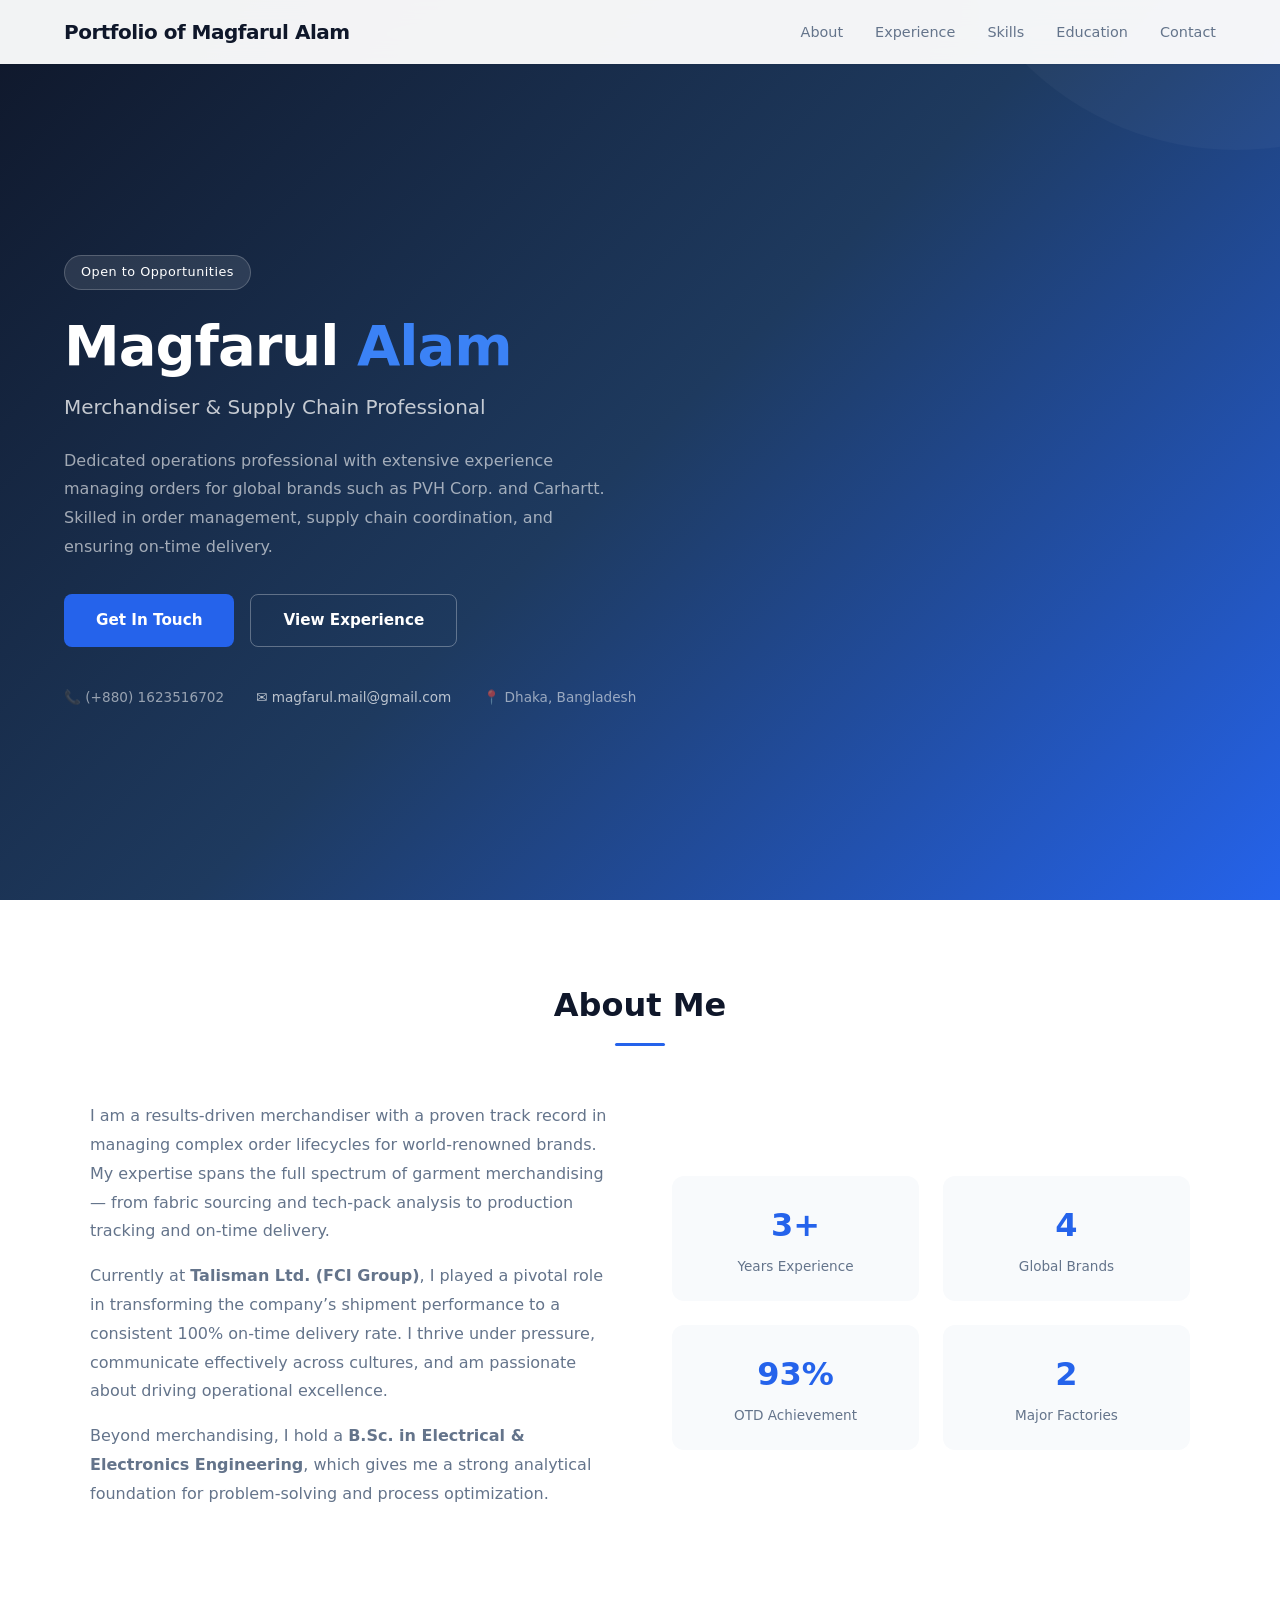
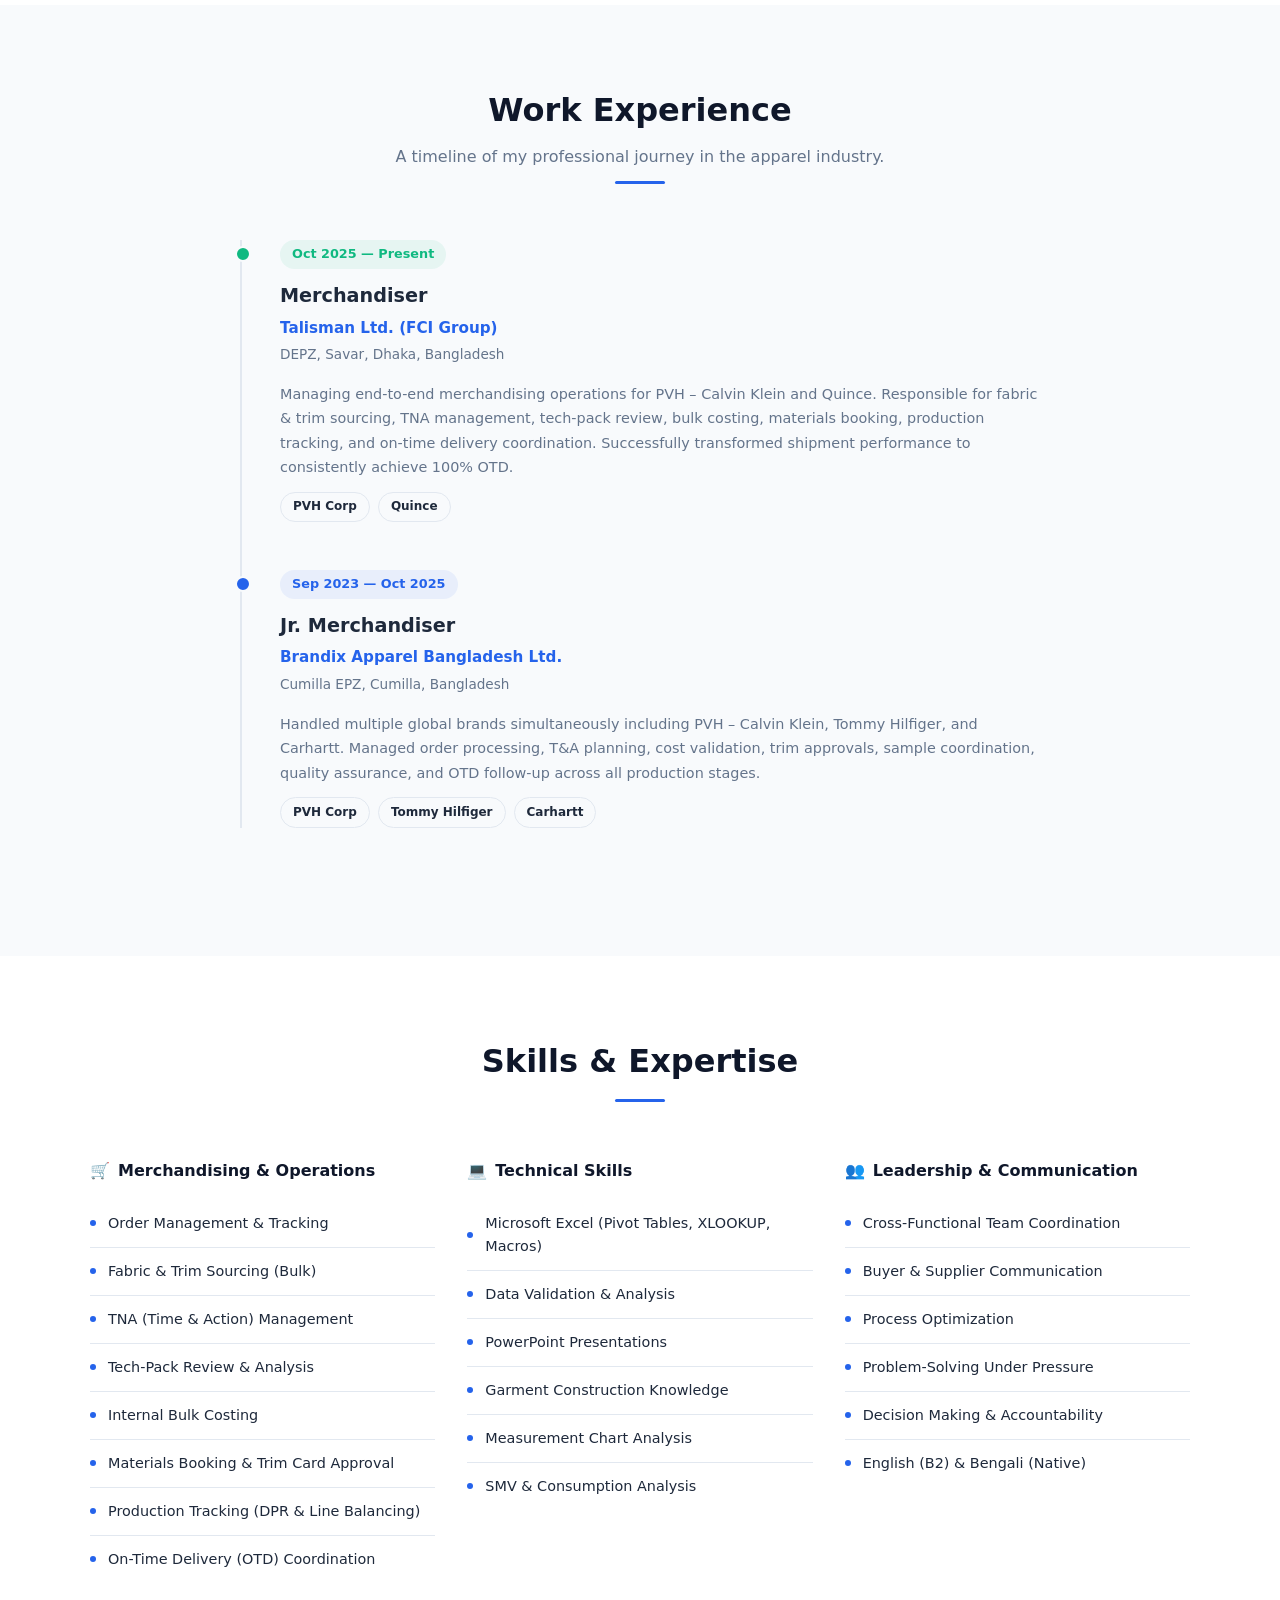
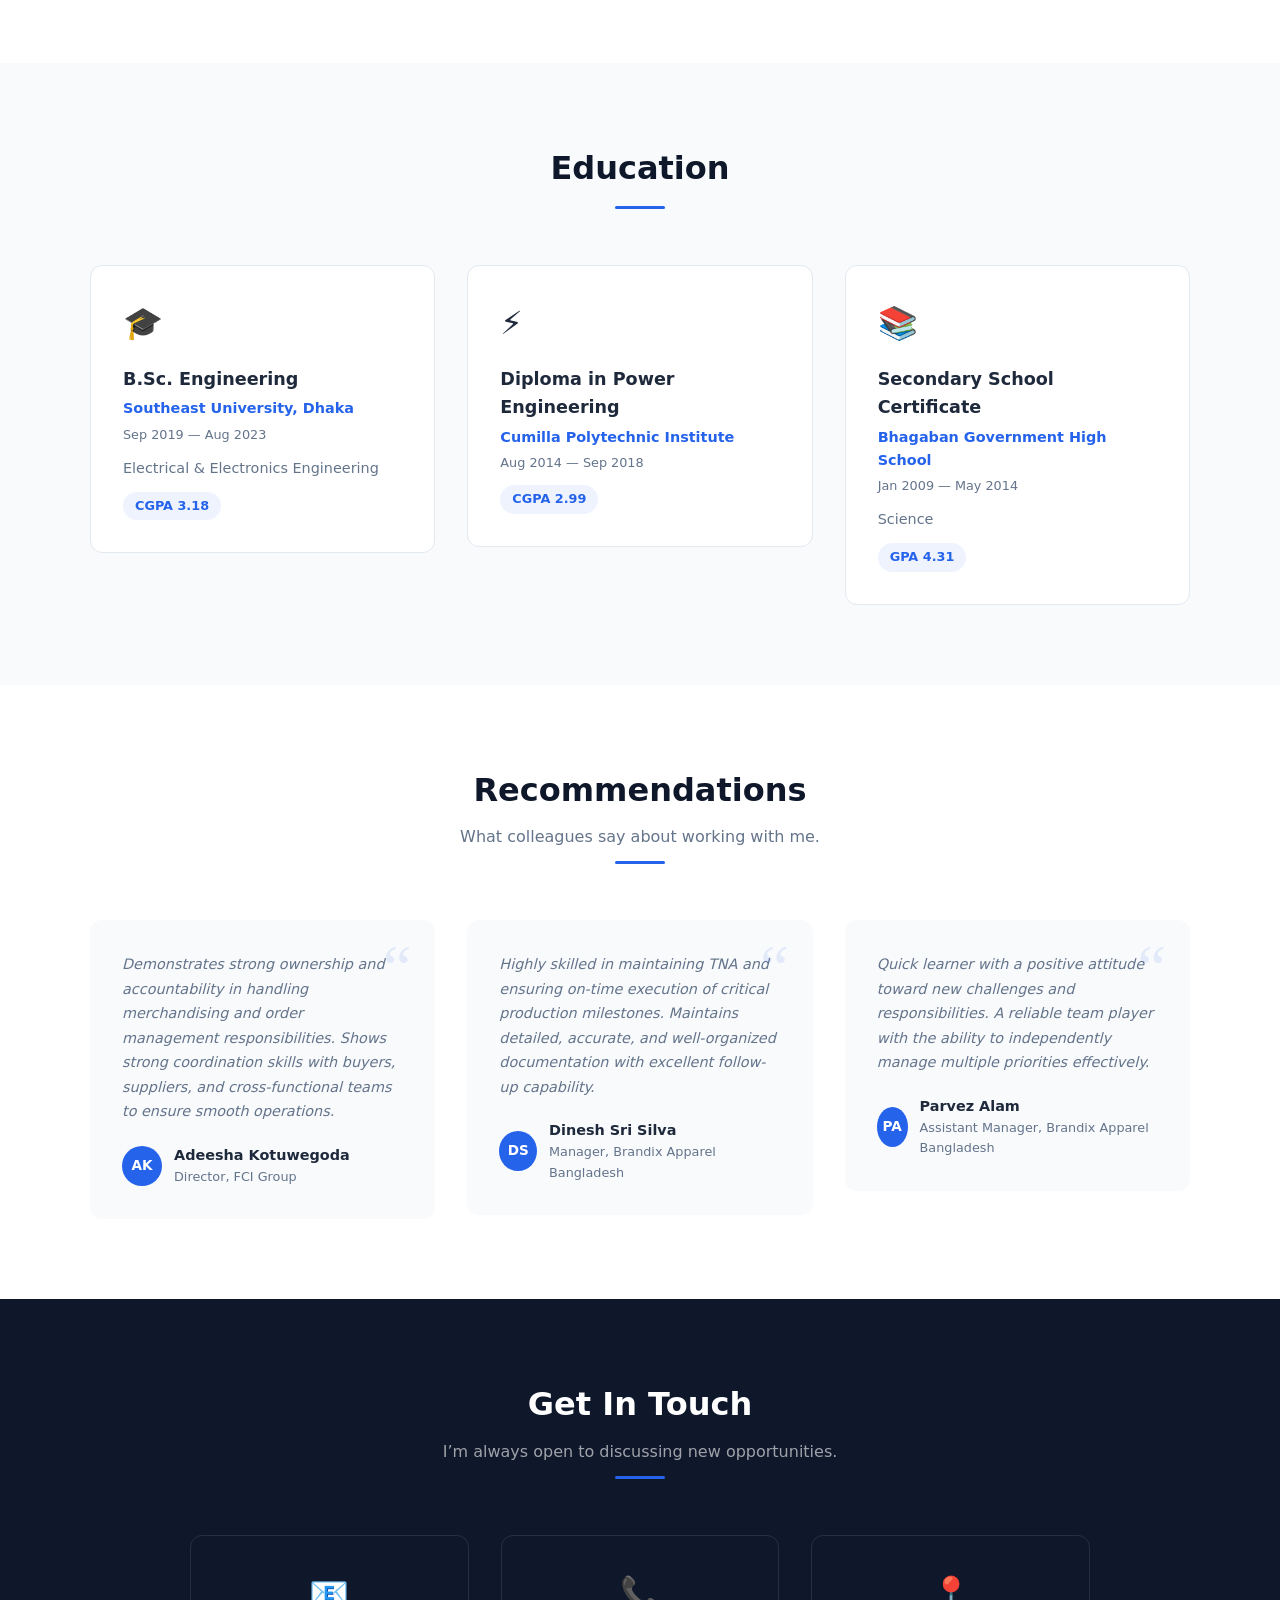
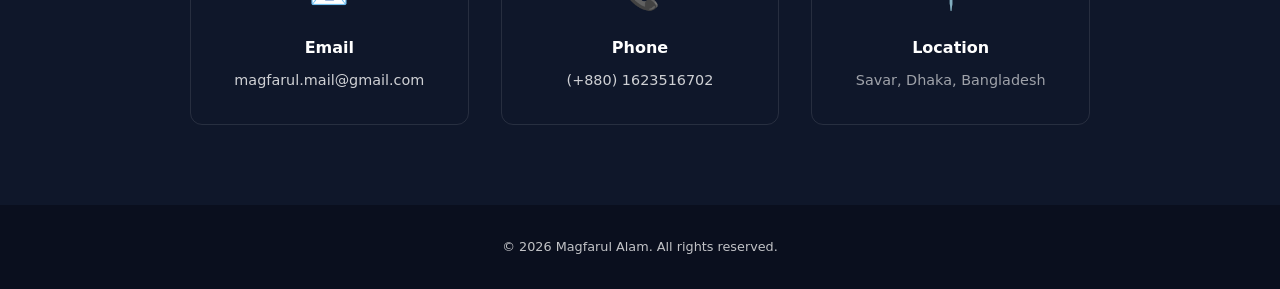
<file: index.html>
<!DOCTYPE html><html lang="en"><head><meta charSet="utf-8"/><meta name="viewport" content="width=device-width, initial-scale=1"/><link rel="stylesheet" href="/_next/static/chunks/17c5vz2hgf1za.css" data-precedence="next"/><link rel="preload" as="script" fetchPriority="low" href="/_next/static/chunks/3l04zcqx63h3y.js"/><script src="/_next/static/chunks/2m912stn0vfa6.js" async=""></script><script src="/_next/static/chunks/1mh6a-0e61pyc.js" async=""></script><script src="/_next/static/chunks/turbopack-0lalso72z2cic.js" async=""></script><script src="/_next/static/chunks/2-p3iyanco-a4.js" async=""></script><script src="/_next/static/chunks/2b5a0k-bgurxd.js" async=""></script><title>Magfarul Alam — Merchandiser &amp; Supply Chain Professional | Portfolio</title><meta name="description" content="Portfolio of Magfarul Alam, a Merchandiser and Supply Chain Professional based in Dhaka, Bangladesh, managing orders for global brands such as PVH Corp., Quince, and Carhartt with a 100% on-time delivery record."/><meta name="author" content="Magfarul Alam"/><meta name="keywords" content="Magfarul Alam, Merchandiser, Supply Chain, Apparel, Garment, PVH, Calvin Klein, Carhartt, Dhaka, Bangladesh, Portfolio"/><meta name="robots" content="index, follow"/><meta name="google-site-verification" content="y4-k1LCD3ntrC7n5FQMbT889iBROhArO6gyXGXMWMNg"/><link rel="canonical" href="https://magfarul.vercel.app/"/><meta property="og:title" content="Magfarul Alam — Merchandiser &amp; Supply Chain Professional"/><meta property="og:description" content="Results-driven merchandiser managing orders for global brands with 100% on-time delivery achievement."/><meta property="og:url" content="https://magfarul.vercel.app/"/><meta property="og:type" content="website"/><meta name="twitter:card" content="summary"/><meta name="twitter:title" content="Magfarul Alam — Merchandiser &amp; Supply Chain Professional"/><meta name="twitter:description" content="Results-driven merchandiser managing orders for global brands with 100% on-time delivery achievement."/><link rel="icon" href="/icon.svg?icon.28j9p45wyeueg.svg" sizes="any" type="image/svg+xml"/><script src="/_next/static/chunks/0cz1d0mv5g_q7.js" noModule=""></script></head><body><div hidden=""><!--$--><!--/$--></div><nav class="navbar "><a class="logo" href="#">Portfolio of Magfarul Alam</a><button class="nav-toggle " aria-label="Toggle navigation" aria-expanded="false"><span class="bar"></span><span class="bar"></span><span class="bar"></span></button><div class="nav-overlay "></div><ul class="nav-menu "><li><a href="#about" class="">About</a></li><li><a href="#experience" class="">Experience</a></li><li><a href="#skills" class="">Skills</a></li><li><a href="#education" class="">Education</a></li><li><a href="#contact" class="">Contact</a></li></ul></nav><main><section class="hero"><div class="hero-inner"><div class="hero-content"><div class="hero-badge">Open to Opportunities</div><h1>Magfarul <span>Alam</span></h1><p class="subtitle">Merchandiser &amp; Supply Chain Professional</p><p class="bio">Dedicated operations professional with extensive experience managing orders for global brands such as PVH Corp. and Carhartt. Skilled in order management, supply chain coordination, and ensuring on-time delivery.</p><div class="hero-btns"><a href="#contact" class="btn btn-primary">Get In Touch</a><a href="#experience" class="btn btn-outline">View Experience</a></div><div class="hero-contact"><span>📞 (+880) 1623516702</span><a href="mailto:magfarul.mail@gmail.com">✉ magfarul.mail@gmail.com</a><span>📍 Dhaka, Bangladesh</span></div></div></div></section><section class="about container" id="about"><div class="section-header"><h2>About Me</h2><div class="underline"></div></div><div class="about-grid"><div class="fade-in-left  "><div class="about-text"><p>I am a results-driven merchandiser with a proven track record in managing complex order lifecycles for world-renowned brands. My expertise spans the full spectrum of garment merchandising — from fabric sourcing and tech-pack analysis to production tracking and on-time delivery.</p><p>Currently at <strong>Talisman Ltd. (FCI Group)</strong>, I played a pivotal role in transforming the company’s shipment performance to a consistent 100% on-time delivery rate. I thrive under pressure, communicate effectively across cultures, and am passionate about driving operational excellence.</p><p>Beyond merchandising, I hold a <strong>B.Sc. in Electrical &amp; Electronics Engineering</strong>, which gives me a strong analytical foundation for problem-solving and process optimization.</p></div></div><div class="fade-in-right  "><div class="about-stats"><div class="stat-card"><div class="number">0<!-- -->+</div><div class="label">Years Experience</div></div><div class="stat-card"><div class="number">0</div><div class="label">Global Brands</div></div><div class="stat-card"><div class="number">0<!-- -->%</div><div class="label">OTD Achievement</div></div><div class="stat-card"><div class="number">0</div><div class="label">Major Factories</div></div></div></div></div></section><section class="experience container" id="experience"><div class="section-header"><h2>Work Experience</h2><p>A timeline of my professional journey in the apparel industry.</p><div class="underline"></div></div><div class="timeline"><div class="fade-in  "><div class="timeline-item current"><div class="timeline-date">Oct 2025 — Present</div><h3>Merchandiser</h3><div class="company">Talisman Ltd. (FCI Group)</div><div class="location">DEPZ, Savar, Dhaka, Bangladesh</div><p>Managing end-to-end merchandising operations for PVH – Calvin Klein and Quince. Responsible for fabric &amp; trim sourcing, TNA management, tech-pack review, bulk costing, materials booking, production tracking, and on-time delivery coordination. Successfully transformed shipment performance to consistently achieve 100% OTD.</p><div class="brand-tags"><span class="brand-tag">PVH Corp</span><span class="brand-tag">Quince</span></div></div></div><div class="fade-in  "><div class="timeline-item "><div class="timeline-date">Sep 2023 — Oct 2025</div><h3>Jr. Merchandiser</h3><div class="company">Brandix Apparel Bangladesh Ltd.</div><div class="location">Cumilla EPZ, Cumilla, Bangladesh</div><p>Handled multiple global brands simultaneously including PVH – Calvin Klein, Tommy Hilfiger, and Carhartt. Managed order processing, T&amp;A planning, cost validation, trim approvals, sample coordination, quality assurance, and OTD follow-up across all production stages.</p><div class="brand-tags"><span class="brand-tag">PVH Corp</span><span class="brand-tag">Tommy Hilfiger</span><span class="brand-tag">Carhartt</span></div></div></div></div></section><section class="skills container" id="skills"><div class="section-header"><h2>Skills &amp; Expertise</h2><div class="underline"></div></div><div class="skills-grid"><div class="fade-in  "><div class="skill-category"><h3><span>&#128722;</span><span>Merchandising &amp; Operations</span></h3><ul class="skill-list"><li><span class="skill-dot"></span><span>Order Management &amp; Tracking</span></li><li><span class="skill-dot"></span><span>Fabric &amp; Trim Sourcing (Bulk)</span></li><li><span class="skill-dot"></span><span>TNA (Time &amp; Action) Management</span></li><li><span class="skill-dot"></span><span>Tech-Pack Review &amp; Analysis</span></li><li><span class="skill-dot"></span><span>Internal Bulk Costing</span></li><li><span class="skill-dot"></span><span>Materials Booking &amp; Trim Card Approval</span></li><li><span class="skill-dot"></span><span>Production Tracking (DPR &amp; Line Balancing)</span></li><li><span class="skill-dot"></span><span>On-Time Delivery (OTD) Coordination</span></li></ul></div></div><div class="fade-in  "><div class="skill-category"><h3><span>&#128187;</span><span>Technical Skills</span></h3><ul class="skill-list"><li><span class="skill-dot"></span><span>Microsoft Excel (Pivot Tables, XLOOKUP, Macros)</span></li><li><span class="skill-dot"></span><span>Data Validation &amp; Analysis</span></li><li><span class="skill-dot"></span><span>PowerPoint Presentations</span></li><li><span class="skill-dot"></span><span>Garment Construction Knowledge</span></li><li><span class="skill-dot"></span><span>Measurement Chart Analysis</span></li><li><span class="skill-dot"></span><span>SMV &amp; Consumption Analysis</span></li></ul></div></div><div class="fade-in  "><div class="skill-category"><h3><span>&#128101;</span><span>Leadership &amp; Communication</span></h3><ul class="skill-list"><li><span class="skill-dot"></span><span>Cross-Functional Team Coordination</span></li><li><span class="skill-dot"></span><span>Buyer &amp; Supplier Communication</span></li><li><span class="skill-dot"></span><span>Process Optimization</span></li><li><span class="skill-dot"></span><span>Problem-Solving Under Pressure</span></li><li><span class="skill-dot"></span><span>Decision Making &amp; Accountability</span></li><li><span class="skill-dot"></span><span>English (B2) &amp; Bengali (Native)</span></li></ul></div></div></div></section><section class="education container" id="education"><div class="section-header"><h2>Education</h2><div class="underline"></div></div><div class="edu-grid"><div class="fade-in  "><div class="edu-card"><div class="edu-icon">&#127891;</div><h3>B.Sc. Engineering</h3><div class="school">Southeast University, Dhaka</div><div class="edu-date">Sep 2019 — Aug 2023</div><p style="color:var(--muted);font-size:0.9rem;margin-bottom:0.75rem">Electrical &amp; Electronics Engineering</p><span class="grade">CGPA 3.18</span></div></div><div class="fade-in  "><div class="edu-card"><div class="edu-icon">&#9889;</div><h3>Diploma in Power Engineering</h3><div class="school">Cumilla Polytechnic Institute</div><div class="edu-date">Aug 2014 — Sep 2018</div><span class="grade">CGPA 2.99</span></div></div><div class="fade-in  "><div class="edu-card"><div class="edu-icon">&#128218;</div><h3>Secondary School Certificate</h3><div class="school">Bhagaban Government High School</div><div class="edu-date">Jan 2009 — May 2014</div><p style="color:var(--muted);font-size:0.9rem;margin-bottom:0.75rem">Science</p><span class="grade">GPA 4.31</span></div></div></div></section><section class="recommendations container" id="recommendations"><div class="section-header"><h2>Recommendations</h2><p>What colleagues say about working with me.</p><div class="underline"></div></div><div class="rec-grid"><div class="fade-in  "><div class="rec-card"><p>Demonstrates strong ownership and accountability in handling merchandising and order management responsibilities. Shows strong coordination skills with buyers, suppliers, and cross-functional teams to ensure smooth operations.</p><div class="rec-author"><div class="rec-avatar">AK</div><div><div class="rec-name">Adeesha Kotuwegoda</div><div class="rec-role">Director, FCI Group</div></div></div></div></div><div class="fade-in  "><div class="rec-card"><p>Highly skilled in maintaining TNA and ensuring on-time execution of critical production milestones. Maintains detailed, accurate, and well-organized documentation with excellent follow-up capability.</p><div class="rec-author"><div class="rec-avatar">DS</div><div><div class="rec-name">Dinesh Sri Silva</div><div class="rec-role">Manager, Brandix Apparel Bangladesh</div></div></div></div></div><div class="fade-in  "><div class="rec-card"><p>Quick learner with a positive attitude toward new challenges and responsibilities. A reliable team player with the ability to independently manage multiple priorities effectively.</p><div class="rec-author"><div class="rec-avatar">PA</div><div><div class="rec-name">Parvez Alam</div><div class="rec-role">Assistant Manager, Brandix Apparel Bangladesh</div></div></div></div></div></div></section><section class="contact container" id="contact"><div class="section-header"><h2>Get In Touch</h2><p>I’m always open to discussing new opportunities.</p><div class="underline"></div></div><div class="contact-grid"><div class="fade-in  "><div class="contact-item"><div class="icon">&#128231;</div><h4>Email</h4><p><a href="mailto:magfarul.mail@gmail.com">magfarul.mail@gmail.com</a></p></div></div><div class="fade-in  "><div class="contact-item"><div class="icon">&#128222;</div><h4>Phone</h4><p><a href="tel:+8801623516702">(+880) 1623516702</a></p></div></div><div class="fade-in  "><div class="contact-item"><div class="icon">&#128205;</div><h4>Location</h4><p>Savar, Dhaka, Bangladesh</p></div></div></div></section><!--$--><!--/$--></main><footer class="footer">© 2026 Magfarul Alam. All rights reserved.</footer><button class="back-to-top " aria-label="Back to top">↑</button><script src="/_next/static/chunks/3l04zcqx63h3y.js" id="_R_" async=""></script><script>(self.__next_f=self.__next_f||[]).push([0])</script><script>self.__next_f.push([1,"1:\"$Sreact.fragment\"\n2:I[62319,[\"/_next/static/chunks/2-p3iyanco-a4.js\"],\"default\"]\n3:I[39756,[\"/_next/static/chunks/2-p3iyanco-a4.js\"],\"default\"]\n4:I[37457,[\"/_next/static/chunks/2-p3iyanco-a4.js\"],\"default\"]\n5:I[71691,[\"/_next/static/chunks/2-p3iyanco-a4.js\"],\"default\"]\n6:I[44223,[\"/_next/static/chunks/2-p3iyanco-a4.js\",\"/_next/static/chunks/2b5a0k-bgurxd.js\"],\"default\"]\n10:I[68027,[\"/_next/static/chunks/2-p3iyanco-a4.js\"],\"default\",1]\n:HL[\"/_next/static/chunks/17c5vz2hgf1za.css\",\"style\"]\n0:{\"P\":null,\"c\":[\"\",\"\"],\"q\":\"\",\"i\":false,\"f\":[[[\"\",{\"children\":[\"__PAGE__\",{},\"$undefined\",\"$undefined\",4608]},\"$undefined\",\"$undefined\",4624],[[\"$\",\"$1\",\"c\",{\"children\":[[[\"$\",\"link\",\"0\",{\"rel\":\"stylesheet\",\"href\":\"/_next/static/chunks/17c5vz2hgf1za.css\",\"precedence\":\"next\",\"crossOrigin\":\"$undefined\",\"nonce\":\"$undefined\"}],[\"$\",\"script\",\"script-0\",{\"src\":\"/_next/static/chunks/2-p3iyanco-a4.js\",\"async\":true,\"nonce\":\"$undefined\"}]],[\"$\",\"html\",null,{\"lang\":\"en\",\"children\":[\"$\",\"body\",null,{\"children\":[[\"$\",\"$L2\",null,{}],[\"$\",\"main\",null,{\"children\":[\"$\",\"$L3\",null,{\"parallelRouterKey\":\"children\",\"error\":\"$undefined\",\"errorStyles\":\"$undefined\",\"errorScripts\":\"$undefined\",\"template\":[\"$\",\"$L4\",null,{}],\"templateStyles\":\"$undefined\",\"templateScripts\":\"$undefined\",\"notFound\":[[[\"$\",\"title\",null,{\"children\":\"404: This page could not be found.\"}],[\"$\",\"div\",null,{\"style\":{\"fontFamily\":\"system-ui,\\\"Segoe UI\\\",Roboto,Helvetica,Arial,sans-serif,\\\"Apple Color Emoji\\\",\\\"Segoe UI Emoji\\\"\",\"height\":\"100vh\",\"textAlign\":\"center\",\"display\":\"flex\",\"flexDirection\":\"column\",\"alignItems\":\"center\",\"justifyContent\":\"center\"},\"children\":[\"$\",\"div\",null,{\"children\":[[\"$\",\"style\",null,{\"dangerouslySetInnerHTML\":{\"__html\":\"body{color:#000;background:#fff;margin:0}.next-error-h1{border-right:1px solid rgba(0,0,0,.3)}@media (prefers-color-scheme:dark){body{color:#fff;background:#000}.next-error-h1{border-right:1px solid rgba(255,255,255,.3)}}\"}}],[\"$\",\"h1\",null,{\"className\":\"next-error-h1\",\"style\":{\"display\":\"inline-block\",\"margin\":\"0 20px 0 0\",\"padding\":\"0 23px 0 0\",\"fontSize\":24,\"fontWeight\":500,\"verticalAlign\":\"top\",\"lineHeight\":\"49px\"},\"children\":404}],[\"$\",\"div\",null,{\"style\":{\"display\":\"inline-block\"},\"children\":[\"$\",\"h2\",null,{\"style\":{\"fontSize\":14,\"fontWeight\":400,\"lineHeight\":\"49px\",\"margin\":0},\"children\":\"This page could not be found.\"}]}]]}]}]],[]],\"forbidden\":\"$undefined\",\"unauthorized\":\"$undefined\"}]}],[\"$\",\"footer\",null,{\"className\":\"footer\",\"children\":\"© 2026 Magfarul Alam. All rights reserved.\"}],[\"$\",\"$L5\",null,{}]]}]}]]}],{\"children\":[[\"$\",\"$1\",\"c\",{\"children\":[[[\"$\",\"section\",null,{\"className\":\"hero\",\"children\":[\"$\",\"div\",null,{\"className\":\"hero-inner\",\"children\":[\"$\",\"div\",null,{\"className\":\"hero-content\",\"children\":[[\"$\",\"div\",null,{\"className\":\"hero-badge\",\"children\":\"Open to Opportunities\"}],[\"$\",\"h1\",null,{\"children\":[\"Magfarul \",[\"$\",\"span\",null,{\"children\":\"Alam\"}]]}],[\"$\",\"p\",null,{\"className\":\"subtitle\",\"children\":\"Merchandiser \u0026 Supply Chain Professional\"}],[\"$\",\"p\",null,{\"className\":\"bio\",\"children\":\"Dedicated operations professional with extensive experience managing orders for global brands such as PVH Corp. and Carhartt. Skilled in order management, supply chain coordination, and ensuring on-time delivery.\"}],[\"$\",\"div\",null,{\"className\":\"hero-btns\",\"children\":[[\"$\",\"a\",null,{\"href\":\"#contact\",\"className\":\"btn btn-primary\",\"children\":\"Get In Touch\"}],[\"$\",\"a\",null,{\"href\":\"#experience\",\"className\":\"btn btn-outline\",\"children\":\"View Experience\"}]]}],[\"$\",\"div\",null,{\"className\":\"hero-contact\",\"children\":[[\"$\",\"span\",null,{\"children\":\"📞 (+880) 1623516702\"}],[\"$\",\"a\",null,{\"href\":\"mailto:magfarul.mail@gmail.com\",\"children\":\"✉ magfarul.mail@gmail.com\"}],[\"$\",\"span\",null,{\"children\":\"📍 Dhaka, Bangladesh\"}]]}]]}]}]}],[\"$\",\"section\",null,{\"className\":\"about container\",\"id\":\"about\",\"children\":[[\"$\",\"div\",null,{\"className\":\"section-header\",\"children\":[[\"$\",\"h2\",null,{\"children\":\"About Me\"}],[\"$\",\"div\",null,{\"className\":\"underline\"}]]}],[\"$\",\"div\",null,{\"className\":\"about-grid\",\"children\":[[\"$\",\"$L6\",null,{\"direction\":\"left\",\"children\":[\"$\",\"div\",null,{\"className\":\"about-text\",\"children\":[[\"$\",\"p\",null,{\"children\":\"I am a results-driven merchandiser with a proven track record in managing complex order lifecycles for world-renowned brands. My expertise spans the full spectrum of garment merchandising — from fabric sourcing and tech-pack analysis to production tracking and on-time delivery.\"}],[\"$\",\"p\",null,{\"children\":[\"Currently at \",[\"$\",\"strong\",null,{\"children\":\"Talisman Ltd. (FCI Group)\"}],\", I played a pivotal role in transforming the company’s shipment performance to a consistent 100% on-time delivery rate. I thrive under pressure, communicate effectively across cultures, and am passionate about driving operational excellence.\"]}],[\"$\",\"p\",null,{\"children\":[\"Beyond merchandising, I hold a \",[\"$\",\"strong\",null,{\"children\":\"B.Sc. in Electrical \u0026 Electronics Engineering\"}],\", which gives me a strong analytical foundation for problem-solving and process optimization.\"]}]]}]}],\"$L7\"]}]]}],\"$L8\",\"$L9\",\"$La\",\"$Lb\",\"$Lc\"],[\"$Ld\"],\"$Le\"]}],{},null,false,null]},null,false,null],\"$Lf\",false]],\"m\":\"$undefined\",\"G\":[\"$10\",[\"$L11\"]],\"S\":true,\"h\":null,\"r\":\"$undefined\",\"s\":\"$undefined\",\"a\":\"$undefined\",\"l\":\"$undefined\",\"p\":\"$undefined\",\"d\":\"$undefined\",\"b\":\"2I46-sCmfBd4m5nIXFn96\"}\n12:I[80147,[\"/_next/static/chunks/2-p3iyanco-a4.js\",\"/_next/static/chunks/2b5a0k-bgurxd.js\"],\"default\"]\n17:I[97367,[\"/_next/static/chunks/2-p3iyanco-a4.js\"],\"OutletBoundary\"]\n18:\"$Sreact.suspense\"\n1a:I[97367,[\"/_next/static/chunks/2-p3iyanco-a4.js\"],\"ViewportBoundary\"]\n1c:I[97367,[\"/_next/static/chunks/2-p3iyanco-a4.js\"],\"MetadataBoundary\"]\n7:[\"$\",\"$L6\",null,{\"direction\":\"right\",\"children\":[\"$\",\"div\",null,{\"className\":\"about-stats\",\"children\":[[\"$\",\"div\",\"Years Experience\",{\"className\":\"stat-card\",\"children\":[[\"$\",\"$L12\",null,{\"target\":3,\"suffix\":\"+\"}],[\"$\",\"div\",null,{\"className\":\"label\",\"children\":\"Years Experience\"}]]}],[\"$\",\"div\",\"Global Brands\",{\"className\":\"stat-card\",\"children\":[[\"$\",\"$L12\",null,{\"target\":4,\"suffix\":\"\"}],[\"$\",\"div\",null,{\"className\":\"label\",\"children\":\"Global Brands\"}]]}],[\"$\",\"div\",\"OTD Achievement\",{\"className\":\"stat-card\",\"children\":[[\"$\",\"$L12\",null,{\"target\":100,\"suffix\":\"%\"}],[\"$\",\"div\",null,{\"className\":\"label\",\"children\":\"OTD Achievement\"}]]}],[\"$\",\"div\",\"Major Factories\",{\"className\":\"stat-card\",\"children\":[[\"$\",\"$L12\",null,{\"target\":2,\"suffix\":\"\"}],[\"$\",\"div\",null,{\"className\":\"label\",\"children\":\"Major Factories\"}]]}]]}]}]\n8:[\"$\",\"section\",null,{\"className\":\"experience container\",\"id\":\"experience\",\"children\":[[\"$\",\"div\",null,{\"className\":\"section-header\",\"children\":[[\"$\",\"h2\",null,{\"children\":\"Work Experience\"}],[\"$\",\"p\",null,{\"children\":\"A timeline of my professional journey in the apparel industry.\"}],[\"$\",\"div\",null,{\"className\":\"underline\"}]]}],[\"$\",\"div\",null,{\"className\":\"timeline\",\"children\":[[\"$\",\"$L6\",\"Talisman Ltd. (FCI Group)\",{\"children\":[\"$\",\"div\",null,{\"className\":\"timeline-item current\",\"children\":[[\"$\",\"div\",null,{\"className\":\"timeline-date\",\"children\":\"Oct 2025 — Present\"}],[\"$\",\"h3\",null,{\"children\":\"Merchandiser\"}],[\"$\",\"div\",null,{\"className\":\"company\",\"children\":\"Talisman Ltd. (FCI Group)\"}],[\"$\",\"div\",null,{\"className\":\"location\",\"children\":\"DEPZ, Savar, Dhaka, Bangladesh\"}],[\"$\",\"p\",null,{\"children\":\"Managing end-to-end merchandising operations for PVH – Calvin Klein and Quince. Responsible for fabric \u0026 trim sourcing, TNA management, tech-pack review, bulk costing, materials booking, production tracking, and on-time delivery coordination. Successfully transformed shipment performance to consistently achieve 100% OTD.\"}],[\"$\",\"div\",null,{\"className\":\"brand-tags\",\"children\":[[\"$\",\"span\",\"PVH Corp\",{\"className\":\"brand-tag\",\"children\":\"PVH Corp\"}],[\"$\",\"span\",\"Quince\",{\"className\":\"brand-tag\",\"children\":\"Quince\"}]]}]]}]}],[\"$\",\"$L6\",\"Brandix Apparel Bangladesh Ltd.\",{\"children\":[\"$\",\"div\",null,{\"className\":\"timeline-item \",\"children\":[[\"$\",\"div\",null,{\"className\":\"timeline-date\",\"children\":\"Sep 2023 — Oct 2025\"}],[\"$\",\"h3\",null,{\"children\":\"Jr. Merchandiser\"}],[\"$\",\"div\",null,{\"className\":\"company\",\"children\":\"Brandix Apparel Bangladesh Ltd.\"}],[\"$\",\"div\",null,{\"className\":\"location\",\"children\":\"Cumilla EPZ, Cumilla, Bangladesh\"}],[\"$\",\"p\",null,{\"children\":\"Handled multiple global brands simultaneously including PVH – Calvin Klein, Tommy Hilfiger, and Carhartt. Managed order processing, T\u0026A planning, cost validation, trim approvals, sample coordination, quality assurance, and OTD follow-up across all production stages.\"}],[\"$\",\"div\",null,{\"className\":\"brand-tags\",\"children\":[[\"$\",\"span\",\"PVH Corp\",{\"className\":\"brand-tag\",\"children\":\"PVH Corp\"}],[\"$\",\"span\",\"Tommy Hilfiger\",{\"className\":\"brand-tag\",\"children\":\"Tommy Hilfiger\"}],[\"$\",\"span\",\"Carhartt\",{\"className\":\"brand-tag\",\"children\":\"Carhartt\"}]]}]]}]}]]}]]}]\n9:[\"$\",\"section\",null,{\"className\":\"skills container\",\"id\":\"skills\",\"children\":[[\"$\",\"div\",null,{\"className\":\"section-header\",\"children\":[[\"$\",\"h2\",null,{\"children\":\"Skills \u0026 Expertise\"}],[\"$\",\"div\",null,{\"className\":\"underline\"}]]}],[\"$\",\"div\",null,{\"className\":\"skills-grid\",\"children\":[[\"$\",\"$L6\",\"Merchandising \u0026amp; Operations\",{\"children\":[\"$\",\"div\",null,{\"className\":\"skill-category\",\"children\":[[\"$\",\"h3\",null,{\"children\":[[\"$\",\"span\",null,{\"dangerouslySetInnerHTML\":{\"__html\":\"\u0026#128722;\"}}],[\"$\",\"span\",null,{\"dangerouslySetInnerHTML\":{\"__html\":\"Merchandising \u0026amp; Operations\"}}]]}],[\"$\",\"ul\",null,{\"className\":\"skill-list\",\"children\":[[\"$\",\"li\",\"Order Management \u0026amp; Tracking\",{\"children\":[[\"$\",\"span\",null,{\"className\":\"skill-dot\"}],[\"$\",\"span\",null,{\"dangerouslySetInnerHTML\":{\"__html\":\"Order Management \u0026amp; Tracking\"}}]]}],[\"$\",\"li\",\"Fabric \u0026amp; Trim Sourcing (Bulk)\",{\"children\":[[\"$\",\"span\",null,{\"className\":\"skill-dot\"}],[\"$\",\"span\",null,{\"dangerouslySetInnerHTML\":{\"__html\":\"Fabric \u0026amp; Trim Sourcing (Bulk)\"}}]]}],[\"$\",\"li\",\"TNA (Time \u0026amp; Action) Management\",{\"children\":[[\"$\",\"span\",null,{\"className\":\"skill-dot\"}],[\"$\",\"span\",null,{\"dangerouslySetInnerHTML\":{\"__html\":\"TNA (Time \u0026amp; Action) Management\"}}]]}],[\"$\",\"li\",\"Tech-Pack Review \u0026amp; Analysis\",{\"children\":[[\"$\",\"span\",null,{\"className\":\"skill-dot\"}],[\"$\",\"span\",null,{\"dangerouslySetInnerHTML\":{\"__html\":\"Tech-Pack Review \u0026amp; Analysis\"}}]]}],[\"$\",\"li\",\"Internal Bulk Costing\",{\"children\":[[\"$\",\"span\",null,{\"className\":\"skill-dot\"}],[\"$\",\"span\",null,{\"dangerouslySetInnerHTML\":{\"__html\":\"Internal Bulk Costing\"}}]]}],[\"$\",\"li\",\"Materials Booking \u0026amp; Trim Card Approval\",{\"children\":[[\"$\",\"span\",null,{\"className\":\"skill-dot\"}],[\"$\",\"span\",null,{\"dangerouslySetInnerHTML\":{\"__html\":\"Materials Booking \u0026amp; Trim Card Approval\"}}]]}],[\"$\",\"li\",\"Production Tracking (DPR \u0026amp; Line Balancing)\",{\"children\":[[\"$\",\"span\",null,{\"className\":\"skill-dot\"}],[\"$\",\"span\",null,{\"dangerouslySetInnerHTML\":{\"__html\":\"Production Tracking (DPR \u0026amp; Line Balancing)\"}}]]}],[\"$\",\"li\",\"On-Time Delivery (OTD) Coordination\",{\"children\":[[\"$\",\"span\",null,{\"className\":\"skill-dot\"}],[\"$\",\"span\",null,{\"dangerouslySetInnerHTML\":{\"__html\":\"On-Time Delivery (OTD) Coordination\"}}]]}]]}]]}]}],[\"$\",\"$L6\",\"Technical Skills\",{\"children\":[\"$\",\"div\",null,{\"className\":\"skill-category\",\"children\":[[\"$\",\"h3\",null,{\"children\":[[\"$\",\"span\",null,{\"dangerouslySetInnerHTML\":{\"__html\":\"\u0026#128187;\"}}],[\"$\",\"span\",null,{\"dangerouslySetInnerHTML\":{\"__html\":\"Technical Skills\"}}]]}],[\"$\",\"ul\",null,{\"className\":\"skill-list\",\"children\":[[\"$\",\"li\",\"Microsoft Excel (Pivot Tables, XLOOKUP, Macros)\",{\"children\":[[\"$\",\"span\",null,{\"className\":\"skill-dot\"}],[\"$\",\"span\",null,{\"dangerouslySetInnerHTML\":{\"__html\":\"Microsoft Excel (Pivot Tables, XLOOKUP, Macros)\"}}]]}],[\"$\",\"li\",\"Data Validation \u0026amp; Analysis\",{\"children\":[[\"$\",\"span\",null,{\"className\":\"skill-dot\"}],[\"$\",\"span\",null,{\"dangerouslySetInnerHTML\":{\"__html\":\"Data Validation \u0026amp; Analysis\"}}]]}],[\"$\",\"li\",\"PowerPoint Presentations\",{\"children\":[[\"$\",\"span\",null,{\"className\":\"skill-dot\"}],[\"$\",\"span\",null,{\"dangerouslySetInnerHTML\":{\"__html\":\"PowerPoint Presentations\"}}]]}],[\"$\",\"li\",\"Garment Construction Knowledge\",{\"children\":[[\"$\",\"span\",null,{\"className\":\"skill-dot\"}],[\"$\",\"span\",null,{\"dangerouslySetInnerHTML\":{\"__html\":\"Garment Construction Knowledge\"}}]]}],[\"$\",\"li\",\"Measurement Chart Analysis\",{\"children\":[[\"$\",\"span\",null,{\"className\":\"skill-dot\"}],[\"$\",\"span\",null,{\"dangerouslySetInnerHTML\":{\"__html\":\"Measurement Chart Analysis\"}}]]}],[\"$\",\"li\",\"SMV \u0026amp; Consumption Analysis\",{\"children\":[[\"$\",\"span\",null,{\"className\":\"skill-dot\"}],[\"$\",\"span\",null,{\"dangerouslySetInnerHTML\":{\"__html\":\"SMV \u0026amp; Consumption Analysis\"}}]]}]]}]]}]}],[\"$\",\"$L6\",\"Leadership \u0026amp; Communication\",{\"children\":[\"$\",\"div\",null,{\"className\":\"skill-category\",\"children\":[[\"$\",\"h3\",null,{\"children\":[[\"$\",\"span\",null,{\"dangerouslySetInnerHTML\":{\"__html\":\"\u0026#128101;\"}}],[\"$\",\"span\",null,{\"dangerouslySetInnerHTML\":{\"__html\":\"Leadership \u0026amp; Communication\"}}]]}],[\"$\",\"ul\",null,{\"className\":\"skill-list\",\"children\":[[\"$\",\"li\",\"Cross-Functional Team Coordination\",{\"children\":[[\"$\",\"span\",null,{\"className\":\"skill-dot\"}],[\"$\",\"span\",null,{\"dangerouslySetInnerHTML\":{\"__html\":\"Cross-Functional Team Coordination\"}}]]}],[\"$\",\"li\",\"Buyer \u0026amp; Supplier Communication\",{\"children\":[[\"$\",\"span\",null,{\"className\":\"skill-dot\"}],[\"$\",\"span\",null,{\"dangerouslySetInnerHTML\":{\"__html\":\"Buyer \u0026amp; Supplier Communication\"}}]]}],\"$L13\",\"$L14\",\"$L15\",\"$L16\"]}]]}]}]]}]]}]\na:[\"$\",\"section\",null,{\"className\":\"education container\",\"id\":\"education\",\"children\":[[\"$\",\"div\",null,{\"className\":\"section-header\",\"children\":[[\"$\",\"h2\",null,{\"children\":\"Education\"}],[\"$\",\"div\",null,{\"className\":\"underline\"}]]}],[\"$\",\"div\",null,{\"className\":\"edu-grid\",\"children\":[[\"$\",\"$L6\",\"B.Sc. Engineering\",{\"children\":[\"$\",\"div\",null,{\"className\":\"edu-card\",\"children\":[[\"$\",\"div\",null,{\"className\":\"edu-icon\",\"dangerouslySetInnerHTML\":{\"__html\":\"\u0026#127891;\"}}],[\"$\",\"h3\",null,{\"children\":\"B.Sc. Engineering\"}],[\"$\",\"div\",null,{\"className\":\"school\",\"children\":\"Southeast University, Dhaka\"}],[\"$\",\"div\",null,{\"className\":\"edu-date\",\"children\":\"Sep 2019 — Aug 2023\"}],[\"$\",\"p\",null,{\"style\":{\"color\":\"var(--muted)\",\"fontSize\":\"0.9rem\",\"marginBottom\":\"0.75rem\"},\"dangerouslySetInnerHTML\":{\"__html\":\"Electrical \u0026amp; Electronics Engineering\"}}],[\"$\",\"span\",null,{\"className\":\"grade\",\"children\":\"CGPA 3.18\"}]]}]}],[\"$\",\"$L6\",\"Diploma in Power Engineering\",{\"children\":[\"$\",\"div\",null,{\"className\":\"edu-card\",\"children\":[[\"$\",\"div\",null,{\"className\":\"edu-icon\",\"dangerouslySetInnerHTML\":{\"__html\":\"\u0026#9889;\"}}],[\"$\",\"h3\",null,{\"children\":\"Diploma in Power Engineering\"}],[\"$\",\"div\",null,{\"className\":\"school\",\"children\":\"Cumilla Polytechnic Institute\"}],[\"$\",\"div\",null,{\"className\":\"edu-date\",\"children\":\"Aug 2014 — Sep 2018\"}],null,[\"$\",\"span\",null,{\"className\":\"grade\",\"children\":\"CGPA 2.99\"}]]}]}],[\"$\",\"$L6\",\"Secondary School Certificate\",{\"children\":[\"$\",\"div\",null,{\"className\":\"edu-card\",\"children\":[[\"$\",\"div\",null,{\"className\":\"edu-icon\",\"dangerouslySetInnerHTML\":{\"__html\":\"\u0026#128218;\"}}],[\"$\",\"h3\",null,{\"children\":\"Secondary School Certificate\"}],[\"$\",\"div\",null,{\"className\":\"school\",\"children\":\"Bhagaban Government High School\"}],[\"$\",\"div\",null,{\"className\":\"edu-date\",\"children\":\"Jan 2009 — May 2014\"}],[\"$\",\"p\",null,{\"style\":{\"color\":\"var(--muted)\",\"fontSize\":\"0.9rem\",\"marginBottom\":\"0.75rem\"},\"dangerouslySetInnerHTML\":{\"__html\":\"Science\"}}],[\"$\",\"span\",null,{\"className\":\"grade\",\"children\":\"GPA 4.31\"}]]}]}]]}]]}]\nb:[\"$\",\"section\",null,{\"className\":\"recommendations container\",\"id\":\"recommendations\",\"children\":[[\"$\",\"div\",null,{\"className\":\"section-header\",\"children\":[[\"$\",\"h2\",null,{\"children\":\"Recommendations\"}],[\"$\",\"p\",null,{\"children\":\"What colleagues say about working with me.\"}],[\"$\",\"div\",null,{\"className\":\"underline\"}]]}],[\"$\",\"div\",null,{\"className\":\"rec-grid\",\"children\":[[\"$\",\"$L6\",\"Adeesha Kotuwegoda\",{\"children\":[\"$\",\"div\",null,{\"className\":\"rec-card\",\"children\":[[\"$\",\"p\",null,{\"children\":\"Demonstrates strong ownership and accountability in handling merchandising and order management responsibilities. Shows strong coordination skills with buyers, suppliers, and cross-functional teams to ensure smooth operations.\"}],[\"$\",\"div\",null,{\"className\":\"rec-author\",\"children\":[[\"$\",\"div\",null,{\"className\":\"rec-avatar\",\"children\":\"AK\"}],[\"$\",\"div\",null,{\"children\":[[\"$\",\"div\",null,{\"className\":\"rec-name\",\"children\":\"Adeesha Kotuwegoda\"}],[\"$\",\"div\",null,{\"className\":\"rec-role\",\"children\":\"Director, FCI Group\"}]]}]]}]]}]}],[\"$\",\"$L6\",\"Dinesh Sri Silva\",{\"children\":[\"$\",\"div\",null,{\"className\":\"rec-card\",\"children\":[[\"$\",\"p\",null,{\"children\":\"Highly skilled in maintaining TNA and ensuring on-time execution of critical production milestones. Maintains detailed, accurate, and well-organized documentation with excellent follow-up capability.\"}],[\"$\",\"div\",null,{\"className\":\"rec-author\",\"children\":[[\"$\",\"div\",null,{\"className\":\"rec-avatar\",\"children\":\"DS\"}],[\"$\",\"div\",null,{\"children\":[[\"$\",\"div\",null,{\"className\":\"rec-name\",\"children\":\"Dinesh Sri Silva\"}],[\"$\",\"div\",null,{\"className\":\"rec-role\",\"children\":\"Manager, Brandix Apparel Bangladesh\"}]]}]]}]]}]}],[\"$\",\"$L6\",\"Parvez Alam\",{\"children\":[\"$\",\"div\",null,{\"className\":\"rec-card\",\"children\":[[\"$\",\"p\",null,{\"children\":\"Quick learner with a positive attitude toward new challenges and responsibilities. A reliable team player with the ability to independently manage multiple priorities effectively.\"}],[\"$\",\"div\",null,{\"className\":\"rec-author\",\"children\":[[\"$\",\"div\",null,{\"className\":\"rec-avatar\",\"children\":\"PA\"}],[\"$\",\"div\",null,{\"children\":[[\"$\",\"div\",null,{\"className\":\"rec-name\",\"children\":\"Parvez Alam\"}],[\"$\",\"div\",null,{\"className\":\"rec-role\",\"children\":\"Assistant Manager, Brandix Apparel Bangladesh\"}]]}]]}]]}]}]]}]]}]\nc:[\"$\",\"section\",null,{\"className\":\"contact container\",\"id\":\"contact\",\"children\":[[\"$\",\"div\",null,{\"className\":\"section-header\",\"children\":[[\"$\",\"h2\",null,{\"children\":\"Get In Touch\"}],[\"$\",\"p\",null,{\"children\":\"I’m always open to discussing new opportunities.\"}],[\"$\",\"div\",null,{\"className\":\"underline\"}]]}],[\"$\",\"div\",null,{\"className\":\"contact-grid\",\"children\":[[\"$\",\"$L6\",\"Email\",{\"children\":[\"$\",\"div\",null,{\"className\":\"contact-item\",\"children\":[[\"$\",\"div\",null,{\"className\":\"icon\",\"dangerouslySetInnerHTML\":{\"__html\":\"\u0026#128231;\"}}],[\"$\",\"h4\",null,{\"children\":\"Email\"}],[\"$\",\"p\",null,{\"children\":[\"$\",\"a\",null,{\"href\":\"mailto:magfarul.mail@gmail.com\",\"children\":\"magfarul.mail@gmail.com\"}]}]]}]}],[\"$\",\"$L6\",\"Phone\",{\"children\":[\"$\",\"div\",null,{\"className\":\"contact-item\",\"children\":[[\"$\",\"div\",null,{\"className\":\"icon\",\"dangerouslySetInnerHTML\":{\"__html\":\"\u0026#128222;\"}}],[\"$\",\"h4\",null,{\"children\":\"Phone\"}],[\"$\",\"p\",null,{\"children\":[\"$\",\"a\",null,{\"href\":\"tel:+8801623516702\",\"children\":\"(+880) 1623516702\"}]}]]}]}],[\"$\",\"$L6\",\"Location\",{\"children\":[\"$\",\"div\",null,{\"className\":\"contact-item\",\"children\":[[\"$\",\"div\",null,{\"className\":\"icon\",\"dangerouslySetInnerHTML\":{\"__html\":\"\u0026#128205;\"}}],[\"$\",\"h4\",null,{\"children\":\"Location\"}],[\"$\",\"p\",null,{\"children\":\"Savar, Dhaka, Bangladesh\"}]]}]}]]}]]}]\nd:[\"$\",\"script\",\"script-0\",{\"src\":\"/_next/static/chunks/2b5a0k-bgurxd.js\",\"async\":true,\"nonce\":\"$undefined\"}]\ne:[\"$\",\"$L17\",null,{\"children\":[\"$\",\"$18\",null,{\"name\":\"Next.MetadataOutlet\",\"children\":\"$@19\"}]}]\nf:[\"$\",\"$1\",\"h\",{\"children\":[null,[\"$\",\"$L1a\",null,{\"children\":\"$L1b\"}],[\"$\",\"div\",null,{\"hidden\":true,\"children\":[\"$\",\"$L1c\",null,{\"children\":[\"$\",\"$18\",null,{\"name\":\"Next.Metadata\",\"children\":\"$L1d\"}]}]}],null]}]\n11:[\"$\",\"link\",\"0\",{\"rel\":\"stylesheet\",\"href\":\"/_next/static/chunks/17c5vz2hgf1za.css\",\"precedence\":\"next\",\"crossOrigin\":\"$undefined\",\"nonce\":\"$undefined\"}]\n13:[\"$\",\"li\",\"Process Optimization\",{\"children\":[[\"$\",\"span\",null,{\"className\":\"skill-dot\"}],[\"$\",\"span\",null,{\"dangerouslySetInnerHTML\":{\"__html\":\"Process Optimization\"}}]]}]\n14:[\"$\",\"li\",\"Problem-Solving Under Pressure\",{\"children\":[[\"$\",\"span\",null,{\"className\":\"skill-dot\"}],[\"$\",\"span\",null,{\"dangerouslySetInnerHTML\":{\"__html\":\"Problem-Solving Under Pressure\"}}]]}]\n15:[\"$\",\"li\",\"Decision Making \u0026amp; Accountability\",{\"children\":[[\"$\",\"span\",null,{\"className\":\"skill-dot\"}],[\"$\",\"span\",null,{\"dangerouslySetInnerHTML\":{\"__html\":\"Decision Making \u0026amp; Accountability\"}}]]}]\n16:[\"$\",\"li\",\"English (B2) \u0026amp; Bengali (Native)\",{\"children\":[[\"$\",\"span\",null,{\"className\":\"skill-dot\"}],[\"$\",\"span\",null,{\"dangerouslySetInnerHTML\":{\"__html\":\"English (B2) \u0026amp; Bengali (Native)\"}}]]}]\n1b:[[\"$\",\"meta\",\"0\",{\"charSet\":\"utf-8\"}],[\"$\",\"meta\",\"1\",{\"name\":\"viewport\",\"content\":\"width=device-width, initial-scale=1\"}]]\n1e:I[27201,[\"/_next/static/chunks/2-p3iyanco-a4.js\"],\"IconMark\"]\n19:null\n1d:[[\"$\",\"title\",\"0\",{\"children\":\"Magfarul Alam — Merchandiser \u0026 Supply Chain Professional | Portfolio\"}],[\"$\",\"meta\",\"1\",{\"name\":\"description\",\"content\":\"Portfolio of Magfarul Alam, a Merchandiser and Supply Chain Professional based in Dhaka, Bangladesh, managing orders for global brands such as PVH Corp., Quince, and Carhartt with a 100% on-time delivery record.\"}],[\"$\",\"meta\",\"2\",{\"name\":\"author\",\"content\":\"Magfarul Alam\"}],[\"$\",\"meta\",\"3\",{\"name\":\"keywords\",\"content\":\"Magfarul Alam, Merchandiser, Supply Chain, Apparel, Garment, PVH, Calvin Klein, Carhartt, Dhaka, Bangladesh, Portfolio\"}],[\"$\",\"meta\",\"4\",{\"name\":\"robots\",\"content\":\"index, follow\"}],[\"$\",\"meta\",\"5\",{\"name\":\"google-site-verification\",\"content\":\"y4-k1LCD3ntrC7n5FQMbT889iBROhArO6gyXGXMWMNg\"}],[\"$\",\"link\",\"6\",{\"rel\":\"canonical\",\"href\":\"https://magfarul.vercel.app/\"}],[\"$\",\"meta\",\"7\",{\"property\":\"og:title\",\"content\":\"Magfarul Alam — Merchandiser \u0026 Supply Chain Professional\"}],[\"$\",\"meta\",\"8\",{\"property\":\"og:description\",\"content\":\"Results-driven merchandiser managing orders for global brands with 100% on-time delivery achievement.\"}],[\"$\",\"meta\",\"9\",{\"property\":\"og:url\",\"content\":\"https://magfarul.vercel.app/\"}],[\"$\",\"meta\",\"10\",{\"property\":\"og:type\",\"content\":\"website\"}],[\"$\",\"meta\",\"11\",{\"name\":\"twitter:card\",\"content\":\"summary\"}],[\"$\",\"meta\",\"12\",{\"name\":\"twitter:title\",\"content\":\"Magfarul Alam — Merchandiser \u0026 Supply Chain Professional\"}],[\"$\",\"meta\",\"13\",{\"name\":\"twitter:description\",\"content\":\"Results-driven merchandiser managing orders for global brands with 100% on-time delivery achievement.\"}],[\"$\",\"link\",\"14\",{\"rel\":\"icon\",\"href\":\"/icon.svg?icon.28j9p45wyeueg.svg\",\"sizes\":\"any\",\"type\":\"image/svg+xml\"}],[\"$\",\"$L1e\",\"15\",{}]]\n"])</script></body></html>
</file>
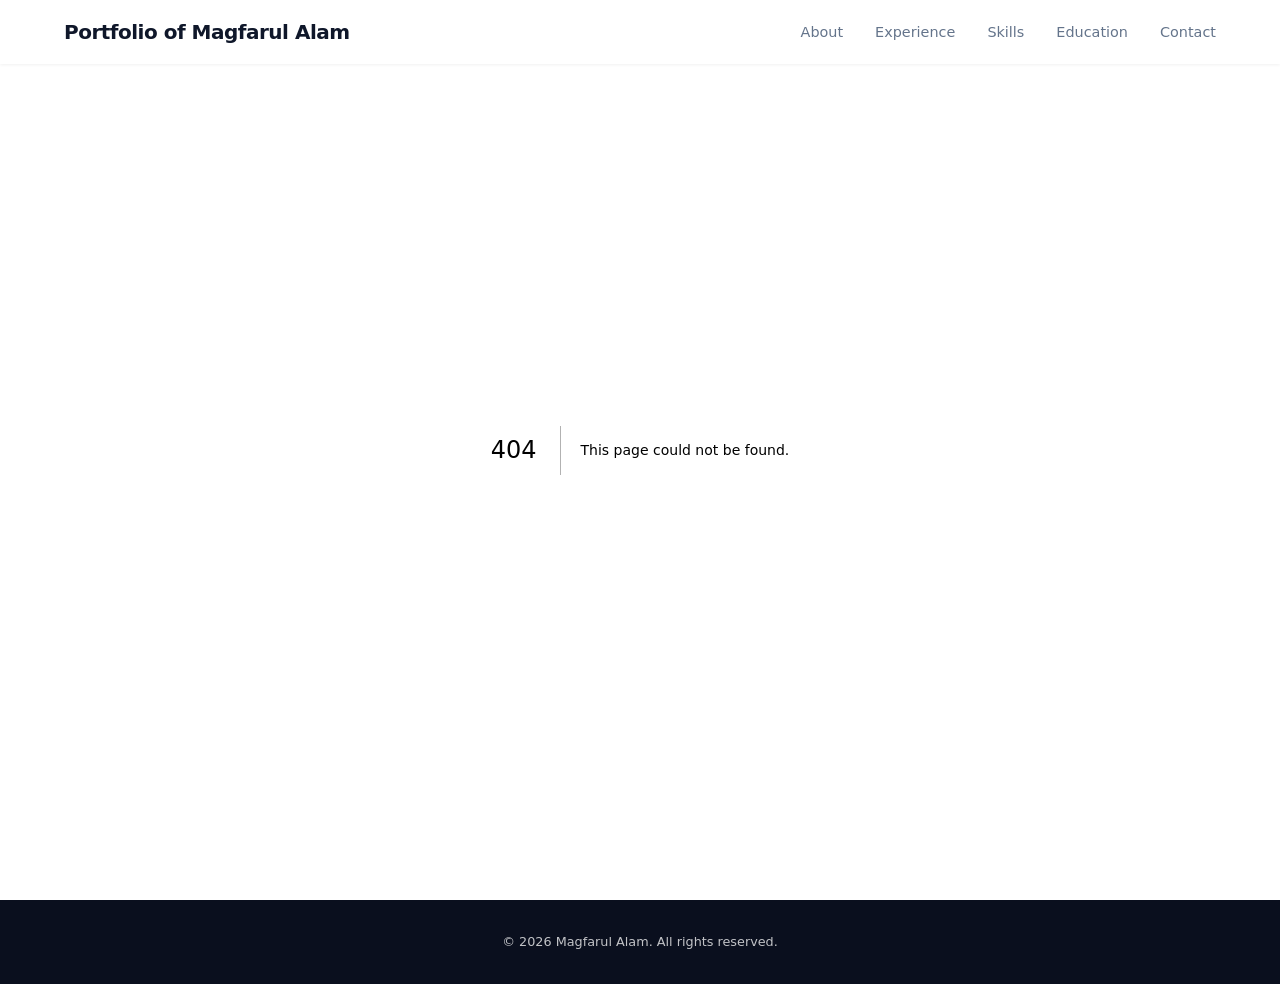
<file: 404/index.html>
<!DOCTYPE html><html lang="en"><head><meta charSet="utf-8"/><meta name="viewport" content="width=device-width, initial-scale=1"/><link rel="stylesheet" href="/_next/static/chunks/17c5vz2hgf1za.css" data-precedence="next"/><link rel="preload" as="script" fetchPriority="low" href="/_next/static/chunks/3l04zcqx63h3y.js"/><script src="/_next/static/chunks/2m912stn0vfa6.js" async=""></script><script src="/_next/static/chunks/1mh6a-0e61pyc.js" async=""></script><script src="/_next/static/chunks/turbopack-0lalso72z2cic.js" async=""></script><script src="/_next/static/chunks/2-p3iyanco-a4.js" async=""></script><meta name="robots" content="noindex"/><title>Magfarul Alam — Merchandiser &amp; Supply Chain Professional | Portfolio</title><meta name="description" content="Portfolio of Magfarul Alam, a Merchandiser and Supply Chain Professional based in Dhaka, Bangladesh, managing orders for global brands such as PVH Corp., Quince, and Carhartt with a 100% on-time delivery record."/><meta name="author" content="Magfarul Alam"/><meta name="keywords" content="Magfarul Alam, Merchandiser, Supply Chain, Apparel, Garment, PVH, Calvin Klein, Carhartt, Dhaka, Bangladesh, Portfolio"/><meta name="robots" content="index, follow"/><meta name="google-site-verification" content="y4-k1LCD3ntrC7n5FQMbT889iBROhArO6gyXGXMWMNg"/><link rel="canonical" href="https://magfarul.vercel.app/"/><meta property="og:title" content="Magfarul Alam — Merchandiser &amp; Supply Chain Professional"/><meta property="og:description" content="Results-driven merchandiser managing orders for global brands with 100% on-time delivery achievement."/><meta property="og:url" content="https://magfarul.vercel.app/"/><meta property="og:type" content="website"/><meta name="twitter:card" content="summary"/><meta name="twitter:title" content="Magfarul Alam — Merchandiser &amp; Supply Chain Professional"/><meta name="twitter:description" content="Results-driven merchandiser managing orders for global brands with 100% on-time delivery achievement."/><link rel="icon" href="/icon.svg?icon.28j9p45wyeueg.svg" sizes="any" type="image/svg+xml"/><title>404: This page could not be found.</title><script src="/_next/static/chunks/0cz1d0mv5g_q7.js" noModule=""></script></head><body><div hidden=""><!--$--><!--/$--></div><nav class="navbar "><a class="logo" href="#">Portfolio of Magfarul Alam</a><button class="nav-toggle " aria-label="Toggle navigation" aria-expanded="false"><span class="bar"></span><span class="bar"></span><span class="bar"></span></button><div class="nav-overlay "></div><ul class="nav-menu "><li><a href="#about" class="">About</a></li><li><a href="#experience" class="">Experience</a></li><li><a href="#skills" class="">Skills</a></li><li><a href="#education" class="">Education</a></li><li><a href="#contact" class="">Contact</a></li></ul></nav><main><div style="font-family:system-ui,&quot;Segoe UI&quot;,Roboto,Helvetica,Arial,sans-serif,&quot;Apple Color Emoji&quot;,&quot;Segoe UI Emoji&quot;;height:100vh;text-align:center;display:flex;flex-direction:column;align-items:center;justify-content:center"><div><style>body{color:#000;background:#fff;margin:0}.next-error-h1{border-right:1px solid rgba(0,0,0,.3)}@media (prefers-color-scheme:dark){body{color:#fff;background:#000}.next-error-h1{border-right:1px solid rgba(255,255,255,.3)}}</style><h1 class="next-error-h1" style="display:inline-block;margin:0 20px 0 0;padding:0 23px 0 0;font-size:24px;font-weight:500;vertical-align:top;line-height:49px">404</h1><div style="display:inline-block"><h2 style="font-size:14px;font-weight:400;line-height:49px;margin:0">This page could not be found.</h2></div></div></div><!--$--><!--/$--></main><footer class="footer">© 2026 Magfarul Alam. All rights reserved.</footer><button class="back-to-top " aria-label="Back to top">↑</button><script src="/_next/static/chunks/3l04zcqx63h3y.js" id="_R_" async=""></script><script>(self.__next_f=self.__next_f||[]).push([0])</script><script>self.__next_f.push([1,"1:\"$Sreact.fragment\"\n2:I[62319,[\"/_next/static/chunks/2-p3iyanco-a4.js\"],\"default\"]\n3:I[39756,[\"/_next/static/chunks/2-p3iyanco-a4.js\"],\"default\"]\n4:I[37457,[\"/_next/static/chunks/2-p3iyanco-a4.js\"],\"default\"]\n5:I[71691,[\"/_next/static/chunks/2-p3iyanco-a4.js\"],\"default\"]\n6:I[97367,[\"/_next/static/chunks/2-p3iyanco-a4.js\"],\"OutletBoundary\"]\n7:\"$Sreact.suspense\"\na:I[97367,[\"/_next/static/chunks/2-p3iyanco-a4.js\"],\"ViewportBoundary\"]\nc:I[97367,[\"/_next/static/chunks/2-p3iyanco-a4.js\"],\"MetadataBoundary\"]\ne:I[68027,[\"/_next/static/chunks/2-p3iyanco-a4.js\"],\"default\",1]\n:HL[\"/_next/static/chunks/17c5vz2hgf1za.css\",\"style\"]\n9:X\n0:{\"P\":null,\"c\":[\"\",\"_not-found\",\"\"],\"q\":\"\",\"i\":false,\"f\":[[[\"\",{\"children\":[\"/_not-found\",{\"children\":[\"__PAGE__\",{},\"$undefined\",\"$undefined\",4608]},\"$undefined\",\"$undefined\",4608]},\"$undefined\",\"$undefined\",4624],[[\"$\",\"$1\",\"c\",{\"children\":[[[\"$\",\"link\",\"0\",{\"rel\":\"stylesheet\",\"href\":\"/_next/static/chunks/17c5vz2hgf1za.css\",\"precedence\":\"next\",\"crossOrigin\":\"$undefined\",\"nonce\":\"$undefined\"}],[\"$\",\"script\",\"script-0\",{\"src\":\"/_next/static/chunks/2-p3iyanco-a4.js\",\"async\":true,\"nonce\":\"$undefined\"}]],[\"$\",\"html\",null,{\"lang\":\"en\",\"children\":[\"$\",\"body\",null,{\"children\":[[\"$\",\"$L2\",null,{}],[\"$\",\"main\",null,{\"children\":[\"$\",\"$L3\",null,{\"parallelRouterKey\":\"children\",\"error\":\"$undefined\",\"errorStyles\":\"$undefined\",\"errorScripts\":\"$undefined\",\"template\":[\"$\",\"$L4\",null,{}],\"templateStyles\":\"$undefined\",\"templateScripts\":\"$undefined\",\"notFound\":[[[\"$\",\"title\",null,{\"children\":\"404: This page could not be found.\"}],[\"$\",\"div\",null,{\"style\":{\"fontFamily\":\"system-ui,\\\"Segoe UI\\\",Roboto,Helvetica,Arial,sans-serif,\\\"Apple Color Emoji\\\",\\\"Segoe UI Emoji\\\"\",\"height\":\"100vh\",\"textAlign\":\"center\",\"display\":\"flex\",\"flexDirection\":\"column\",\"alignItems\":\"center\",\"justifyContent\":\"center\"},\"children\":[\"$\",\"div\",null,{\"children\":[[\"$\",\"style\",null,{\"dangerouslySetInnerHTML\":{\"__html\":\"body{color:#000;background:#fff;margin:0}.next-error-h1{border-right:1px solid rgba(0,0,0,.3)}@media (prefers-color-scheme:dark){body{color:#fff;background:#000}.next-error-h1{border-right:1px solid rgba(255,255,255,.3)}}\"}}],[\"$\",\"h1\",null,{\"className\":\"next-error-h1\",\"style\":{\"display\":\"inline-block\",\"margin\":\"0 20px 0 0\",\"padding\":\"0 23px 0 0\",\"fontSize\":24,\"fontWeight\":500,\"verticalAlign\":\"top\",\"lineHeight\":\"49px\"},\"children\":404}],[\"$\",\"div\",null,{\"style\":{\"display\":\"inline-block\"},\"children\":[\"$\",\"h2\",null,{\"style\":{\"fontSize\":14,\"fontWeight\":400,\"lineHeight\":\"49px\",\"margin\":0},\"children\":\"This page could not be found.\"}]}]]}]}]],[]],\"forbidden\":\"$undefined\",\"unauthorized\":\"$undefined\"}]}],[\"$\",\"footer\",null,{\"className\":\"footer\",\"children\":\"© 2026 Magfarul Alam. All rights reserved.\"}],[\"$\",\"$L5\",null,{}]]}]}]]}],{\"children\":[[\"$\",\"$1\",\"c\",{\"children\":[null,[\"$\",\"$L3\",null,{\"parallelRouterKey\":\"children\",\"error\":\"$undefined\",\"errorStyles\":\"$undefined\",\"errorScripts\":\"$undefined\",\"template\":[\"$\",\"$L4\",null,{}],\"templateStyles\":\"$undefined\",\"templateScripts\":\"$undefined\",\"notFound\":\"$undefined\",\"forbidden\":\"$undefined\",\"unauthorized\":\"$undefined\"}]]}],{\"children\":[[\"$\",\"$1\",\"c\",{\"children\":[[[\"$\",\"title\",null,{\"children\":\"404: This page could not be found.\"}],[\"$\",\"div\",null,{\"style\":\"$0:f:0:1:0:props:children:1:props:children:props:children:1:props:children:props:notFound:0:1:props:style\",\"children\":[\"$\",\"div\",null,{\"children\":[[\"$\",\"style\",null,{\"dangerouslySetInnerHTML\":{\"__html\":\"body{color:#000;background:#fff;margin:0}.next-error-h1{border-right:1px solid rgba(0,0,0,.3)}@media (prefers-color-scheme:dark){body{color:#fff;background:#000}.next-error-h1{border-right:1px solid rgba(255,255,255,.3)}}\"}}],[\"$\",\"h1\",null,{\"className\":\"next-error-h1\",\"style\":\"$0:f:0:1:0:props:children:1:props:children:props:children:1:props:children:props:notFound:0:1:props:children:props:children:1:props:style\",\"children\":404}],[\"$\",\"div\",null,{\"style\":\"$0:f:0:1:0:props:children:1:props:children:props:children:1:props:children:props:notFound:0:1:props:children:props:children:2:props:style\",\"children\":[\"$\",\"h2\",null,{\"style\":\"$0:f:0:1:0:props:children:1:props:children:props:children:1:props:children:props:notFound:0:1:props:children:props:children:2:props:children:props:style\",\"children\":\"This page could not be found.\"}]}]]}]}]],null,[\"$\",\"$L6\",null,{\"children\":[\"$\",\"$7\",null,{\"name\":\"Next.MetadataOutlet\",\"children\":\"$@8\"}]}]]}],{},null,false,null]},null,false,\"$9\"]},null,false,null],[\"$\",\"$1\",\"h\",{\"children\":[[\"$\",\"meta\",null,{\"name\":\"robots\",\"content\":\"noindex\"}],[\"$\",\"$La\",null,{\"children\":\"$Lb\"}],[\"$\",\"div\",null,{\"hidden\":true,\"children\":[\"$\",\"$Lc\",null,{\"children\":[\"$\",\"$7\",null,{\"name\":\"Next.Metadata\",\"children\":\"$Ld\"}]}]}],null]}],false]],\"m\":\"$undefined\",\"G\":[\"$e\",[[\"$\",\"link\",\"0\",{\"rel\":\"stylesheet\",\"href\":\"/_next/static/chunks/17c5vz2hgf1za.css\",\"precedence\":\"next\",\"crossOrigin\":\"$undefined\",\"nonce\":\"$undefined\"}]]],\"S\":true,\"h\":null,\"r\":\"$undefined\",\"s\":\"$undefined\",\"a\":\"$undefined\",\"l\":\"$undefined\",\"p\":\"$undefined\",\"d\":\"$undefined\",\"b\":\"2I46-sCmfBd4m5nIXFn96\"}\n9:C\nb:[[\"$\",\"meta\",\"0\",{\"charSet\":\"utf-8\"}],[\"$\",\"meta\",\"1\",{\"name\":\"viewport\",\"content\":\"width=device-width, initial-scale=1\"}]]\nf:I[27201,[\"/_next/static/chunks/2-p3iyanco-a4.js\"],\"IconMark\"]\n8:null\nd:[[\"$\",\"title\",\"0\",{\"children\":\"Magfarul Alam — Merchandiser \u0026 Supply Chain Professional | Portfolio\"}],[\"$\",\"meta\",\"1\",{\"name\":\"description\",\"content\":\"Portfolio of Magfarul Alam, a Merchandiser and Supply Chain Professional based in Dhaka, Bangladesh, managing orders for global brands such as PVH Corp., Quince, and Carhartt with a 100% on-time delivery record.\"}],[\"$\",\"meta\",\"2\",{\"name\":\"author\",\"content\":\"Magfarul Alam\"}],[\"$\",\"meta\",\"3\",{\"name\":\"keywords\",\"content\":\"Magfarul Alam, Merchandiser, Supply Chain, Apparel, Garment, PVH, Calvin Klein, Carhartt, Dhaka, Bangladesh, Portfolio\"}],[\"$\",\"meta\",\"4\",{\"name\":\"robots\",\"content\":\"index, follow\"}],[\"$\",\"meta\",\"5\",{\"name\":\"google-site-verification\",\"content\":\"y4-k1LCD3ntrC7n5FQMbT889iBROhArO6gyXGXMWMNg\"}],[\"$\",\"link\",\"6\",{\"rel\":\"canonical\",\"href\":\"https://magfarul.vercel.app/\"}],[\"$\",\"meta\",\"7\",{\"property\":\"og:title\",\"content\":\"Magfarul Alam — Merchandiser \u0026 Supply Chain Professional\"}],[\"$\",\"meta\",\"8\",{\"property\":\"og:description\",\"content\":\"Results-driven merchandiser managing orders for global brands with 100% on-time delivery achievement.\"}],[\"$\",\"meta\",\"9\",{\"property\":\"og:url\",\"content\":\"https://magfarul.vercel.app/\"}],[\"$\",\"meta\",\"10\",{\"property\":\"og:type\",\"content\":\"website\"}],[\"$\",\"meta\",\"11\",{\"name\":\"twitter:card\",\"content\":\"summary\"}],[\"$\",\"meta\",\"12\",{\"name\":\"twitter:title\",\"content\":\"Magfarul Alam — Merchandiser \u0026 Supply Chain Professional\"}],[\"$\",\"meta\",\"13\",{\"name\":\"twitter:description\",\"content\":\"Results-driven merchandiser managing orders for global brands with 100% on-time delivery achievement.\"}],[\"$\",\"link\",\"14\",{\"rel\":\"icon\",\"href\":\"/icon.svg?icon.28j9p45wyeueg.svg\",\"sizes\":\"any\",\"type\":\"image/svg+xml\"}],[\"$\",\"$Lf\",\"15\",{}]]\n"])</script></body></html>
</file>
<file: _next/static/chunks/17c5vz2hgf1za.css>
:root{--primary:#0f172a;--accent:#2563eb;--accent-light:#3b82f6;--bg:#f8fafc;--card:#fff;--text:#1e293b;--muted:#64748b;--border:#e2e8f0;--gradient:linear-gradient(135deg, #0f172a 0%, #1e3a5f 50%, #2563eb 100%)}*{box-sizing:border-box;margin:0;padding:0}html{scroll-behavior:smooth}body{background:var(--bg);color:var(--text);font-family:Segoe UI,system-ui,-apple-system,sans-serif;line-height:1.6}.navbar{-webkit-backdrop-filter:blur(12px);backdrop-filter:blur(12px);z-index:100;background:#fffffff2;justify-content:space-between;align-items:center;width:100%;padding:1rem 5%;transition:background .3s,box-shadow .3s;display:flex;position:fixed;top:0;box-shadow:0 1px 3px #0000000f}.navbar.scrolled{background:#fffffffa;box-shadow:0 2px 10px #0000001a}.navbar .logo{color:var(--primary);letter-spacing:-.5px;z-index:200;cursor:pointer;font-size:1.25rem;font-weight:700;text-decoration:none;position:relative}.nav-menu{gap:2rem;list-style:none;display:flex}.nav-menu a{color:var(--muted);cursor:pointer;background:0 0;border:none;font-family:inherit;font-size:.9rem;font-weight:500;text-decoration:none;transition:color .2s;position:relative}.nav-menu a:hover,.nav-menu a.active{color:var(--accent)}.nav-menu a.active:after{content:"";background:var(--accent);border-radius:1px;width:100%;height:2px;position:absolute;bottom:-4px;left:0}.nav-toggle{cursor:pointer;z-index:200;background:0 0;border:none;padding:.5rem;display:none}.nav-toggle .bar{background:var(--primary);border-radius:2px;width:24px;height:2px;margin:6px 0;transition:all .3s;display:block}.nav-toggle.open .bar:first-child{transform:rotate(45deg)translate(5px,6px)}.nav-toggle.open .bar:nth-child(2){opacity:0;transform:translate(-10px)}.nav-toggle.open .bar:nth-child(3){transform:rotate(-45deg)translate(5px,-6px)}.hero{background:var(--gradient);color:#fff;align-items:center;min-height:100vh;padding:8rem 5% 4rem;display:flex;position:relative;overflow:hidden}.hero:after{content:"";background:#ffffff08;border-radius:50%;width:600px;height:600px;position:absolute;top:-50%;right:-20%}.hero-inner{z-index:1;flex-wrap:wrap;justify-content:space-between;align-items:center;gap:4rem;width:100%;max-width:1200px;margin:0 auto;display:flex;position:relative}.hero-content{z-index:1;flex:480px;max-width:650px;position:relative}.hero-photo{z-index:1;flex:320px;justify-content:center;display:flex;position:relative}.photo-frame{background:linear-gradient(135deg, var(--accent-light) 0%, var(--accent) 50%, var(--primary) 100%);border-radius:50%;width:270px;height:270px;padding:5px;position:relative;overflow:hidden;box-shadow:0 20px 60px #00000073}.photo-frame:before{content:"";z-index:2;border:1.5px solid #ffffff59;border-radius:50%;position:absolute;inset:0}.photo-frame:after{content:"";pointer-events:none;z-index:1;background:linear-gradient(#2563eb00 40%,#2563eb8c 100%);border-radius:50%;position:absolute;inset:5px}.photo-frame img{object-fit:cover;z-index:0;border-radius:50%;width:100%;height:100%;display:block;position:relative}.hero-badge{letter-spacing:.5px;background:#ffffff1a;border:1px solid #fff3;border-radius:50px;margin-bottom:1.5rem;padding:.4rem 1rem;font-size:.8rem;font-weight:500;display:inline-block}.hero h1{letter-spacing:-1px;color:#fff;margin-bottom:.75rem;font-size:3.5rem;font-weight:800;line-height:1.15}.hero h1 span{color:var(--accent-light)}.hero .subtitle{color:#ffffffbf;margin-bottom:1.5rem;font-size:1.25rem;font-weight:400}.hero .bio{color:#fff9;max-width:560px;margin-bottom:2rem;font-size:1rem;line-height:1.8}.hero-btns{flex-wrap:wrap;gap:1rem;display:flex}.btn{cursor:pointer;color:inherit;background:0 0;border:none;border-radius:8px;align-items:center;gap:.5rem;padding:.85rem 2rem;font-family:inherit;font-size:.95rem;font-weight:600;text-decoration:none;transition:all .25s;display:inline-flex}.btn-primary{background:var(--accent);color:#fff}.btn-primary:hover{background:#1d4ed8;transform:translateY(-1px)}.btn-outline{color:#fff;background:0 0;border:1.5px solid #ffffff4d}.btn-outline:hover{background:#ffffff14;border-color:#fff}.hero-contact{color:#ffffff8c;flex-wrap:wrap;gap:2rem;margin-top:2.5rem;font-size:.85rem;display:flex}.hero-contact a{color:#ffffffb3;text-decoration:none;transition:color .2s}.hero-contact a:hover{color:#fff}.container{padding:5rem 5%}.section-header{text-align:center;margin-bottom:3.5rem}.section-header h2{color:var(--primary);margin-bottom:.5rem;font-size:2rem;font-weight:700}.section-header p{color:var(--muted);font-size:1rem}.section-header .underline{background:var(--accent);border-radius:2px;width:50px;height:3px;margin:.75rem auto 0}.fade-in{opacity:0;transform:translateY(30px)}.fade-in-left{opacity:0;transform:translate(-30px)}.fade-in-right{opacity:0;transform:translate(30px)}.fade-in.visible,.fade-in-left.visible,.fade-in-right.visible{opacity:1;transition:opacity .6s,transform .6s;transform:translate(0)translateY(0)}.about{background:var(--card)}.about-grid{grid-template-columns:1fr 1fr;align-items:center;gap:4rem;max-width:1100px;margin:0 auto;display:grid}.about-grid.single{grid-template-columns:1fr}.about-text p{color:var(--muted);margin-bottom:1rem;line-height:1.8}.about-stats{grid-template-columns:1fr 1fr;gap:1.5rem;display:grid}.stat-card{background:var(--bg);text-align:center;border-radius:12px;padding:1.5rem}.stat-card .number{color:var(--accent);font-size:2rem;font-weight:700}.stat-card .label{color:var(--muted);margin-top:.25rem;font-size:.85rem}.experience{background:var(--bg)}.timeline{max-width:800px;margin:0 auto;position:relative}.timeline:before{content:"";background:var(--border);width:2px;position:absolute;top:0;bottom:0;left:0}.timeline-item{margin-bottom:3rem;padding-left:2.5rem;position:relative}.timeline-item:before{content:"";background:var(--accent);border:2px solid var(--bg);border-radius:50%;width:12px;height:12px;position:absolute;top:6px;left:-5px}.timeline-item.current:before{background:#10b981}.timeline-date{color:var(--accent);background:#2563eb14;border-radius:50px;margin-bottom:.75rem;padding:.25rem .75rem;font-size:.8rem;font-weight:600;display:inline-block}.timeline-item.current .timeline-date{color:#10b981;background:#10b98114}.timeline-item h3{color:var(--text);margin-bottom:.25rem;font-size:1.2rem;font-weight:700}.timeline-item .company{color:var(--accent);margin-bottom:.25rem;font-size:.95rem;font-weight:600}.timeline-item .location{color:var(--muted);margin-bottom:1rem;font-size:.85rem}.timeline-item p{color:var(--muted);font-size:.9rem;line-height:1.7}.brand-tags{flex-wrap:wrap;gap:.5rem;margin-top:.75rem;display:flex}.brand-tag{background:var(--bg);border:1px solid var(--border);color:var(--text);border-radius:50px;padding:.3rem .75rem;font-size:.75rem;font-weight:600}.skills{background:var(--card)}.skills-grid{grid-template-columns:repeat(auto-fit,minmax(300px,1fr));gap:2rem;max-width:1100px;margin:0 auto;display:grid}.skill-category h3{color:var(--primary);align-items:center;gap:.5rem;margin-bottom:1rem;font-size:1rem;font-weight:700;display:flex}.skill-list{list-style:none}.skill-list li{border-bottom:1px solid var(--border);color:var(--text);align-items:center;gap:.75rem;padding:.75rem 0;font-size:.9rem;display:flex}.skill-list li:last-child{border-bottom:none}.skill-dot{background:var(--accent);border-radius:50%;flex-shrink:0;width:6px;height:6px}.education{background:var(--bg)}.edu-grid{grid-template-columns:repeat(auto-fit,minmax(300px,1fr));gap:2rem;max-width:1100px;margin:0 auto;display:grid}.edu-card{background:var(--card);border:1px solid var(--border);border-radius:12px;padding:2rem;transition:box-shadow .2s}.edu-card:hover{box-shadow:0 4px 20px #0000000f}.edu-card .edu-icon{margin-bottom:1rem;font-size:2rem}.edu-card h3{color:var(--text);margin-bottom:.25rem;font-size:1.1rem;font-weight:700}.edu-card .school{color:var(--accent);margin-bottom:.25rem;font-size:.9rem;font-weight:600}.edu-card .edu-date{color:var(--muted);margin-bottom:.75rem;font-size:.8rem}.edu-card .grade{color:var(--accent);background:#2563eb14;border-radius:50px;padding:.25rem .75rem;font-size:.8rem;font-weight:600;display:inline-block}.recommendations{background:var(--card)}.rec-grid{grid-template-columns:repeat(auto-fit,minmax(320px,1fr));gap:2rem;max-width:1100px;margin:0 auto;display:grid}.rec-card{background:var(--bg);border-radius:12px;padding:2rem;position:relative}.rec-card:before{content:"“";color:#2563eb1a;font-family:Georgia,serif;font-size:4rem;line-height:1;position:absolute;top:1rem;right:1.5rem}.rec-card p{color:var(--muted);margin-bottom:1.25rem;font-size:.9rem;font-style:italic;line-height:1.7}.rec-author{align-items:center;gap:.75rem;display:flex}.rec-avatar{background:var(--accent);color:#fff;border-radius:50%;justify-content:center;align-items:center;width:40px;height:40px;font-size:.85rem;font-weight:700;display:flex}.rec-name{font-size:.9rem;font-weight:700}.rec-role{color:var(--muted);font-size:.8rem}.contact{background:var(--primary);color:#fff}.contact .section-header h2{color:#fff}.contact .section-header p{color:#fff9}.contact-grid{grid-template-columns:repeat(auto-fit,minmax(250px,1fr));gap:2rem;max-width:900px;margin:0 auto;display:grid}.contact-item{text-align:center;border:1px solid #ffffff1a;border-radius:12px;padding:2rem;transition:border-color .2s,transform .2s}.contact-item:hover{border-color:var(--accent);transform:translateY(-2px)}.contact-item .icon{margin-bottom:1rem;font-size:2rem}.contact-item h4{color:#fff;margin-bottom:.5rem;font-size:1rem}.contact-item p{color:#fff9;font-size:.9rem}.contact-item a{color:#fffc;text-decoration:none;transition:color .2s}.contact-item a:hover{color:var(--accent-light)}.back-to-top{background:var(--accent);color:#fff;cursor:pointer;opacity:0;visibility:hidden;z-index:90;border:none;border-radius:50%;justify-content:center;align-items:center;width:44px;height:44px;font-size:1.2rem;transition:all .3s;display:flex;position:fixed;bottom:2rem;right:2rem;transform:translateY(10px);box-shadow:0 4px 12px #2563eb4d}.back-to-top.visible{opacity:1;visibility:visible;transform:translateY(0)}.back-to-top:hover{background:#1d4ed8;transform:translateY(-2px)}.footer{text-align:center;color:#ffffffbf;background:#0a0f1e;padding:2rem 5%;font-size:.8rem}@media (max-width:1024px){.hero h1{font-size:3rem}.hero-inner{gap:3rem}.photo-frame{width:230px;height:230px}.about-grid{gap:3rem}.skills-grid{grid-template-columns:repeat(auto-fit,minmax(260px,1fr))}.rec-grid{grid-template-columns:repeat(auto-fit,minmax(280px,1fr))}}@media (max-width:768px){.nav-toggle{display:block}.nav-menu{z-index:1;background:#fff;flex-direction:column;gap:0;width:280px;height:100vh;padding:5rem 2rem 2rem;transition:right .35s cubic-bezier(.4,0,.2,1);display:flex;position:fixed;top:0;right:-100%;box-shadow:-4px 0 20px #0000001a}.nav-menu.open{right:0}.nav-menu a{border-bottom:1px solid var(--border);padding:.85rem 0;font-size:1rem;display:block}.nav-menu a.active:after{display:none}.hero{padding:7rem 5% 3rem}.hero h1{font-size:2.25rem}.hero .subtitle{font-size:1.05rem}.hero-inner{text-align:center;justify-content:center}.hero-btns{justify-content:center}.hero-photo{margin-top:2rem}.photo-frame{width:200px;height:200px}.about-grid{grid-template-columns:1fr;gap:2rem}.about-stats{grid-template-columns:1fr 1fr;gap:1rem}.hero-contact{flex-direction:column;gap:.75rem}.container{padding:3.5rem 5%}.skills-grid,.edu-grid,.rec-grid,.contact-grid{grid-template-columns:1fr}.back-to-top{width:40px;height:40px;font-size:1rem;bottom:1.25rem;right:1.25rem}}@media (max-width:400px){.hero h1{font-size:1.85rem}.hero .subtitle{font-size:.95rem}.hero .bio{font-size:.9rem}.btn{padding:.75rem 1.5rem;font-size:.85rem}.hero-btns{flex-direction:column}.hero-btns .btn{justify-content:center}.stat-card .number{font-size:1.6rem}.section-header h2{font-size:1.65rem}.nav-menu{width:100%}}.nav-overlay{z-index:99;opacity:0;background:#f6f4f4;transition:opacity .35s;display:none;position:fixed;inset:0}.nav-overlay.open{opacity:1;display:block}
</file>
